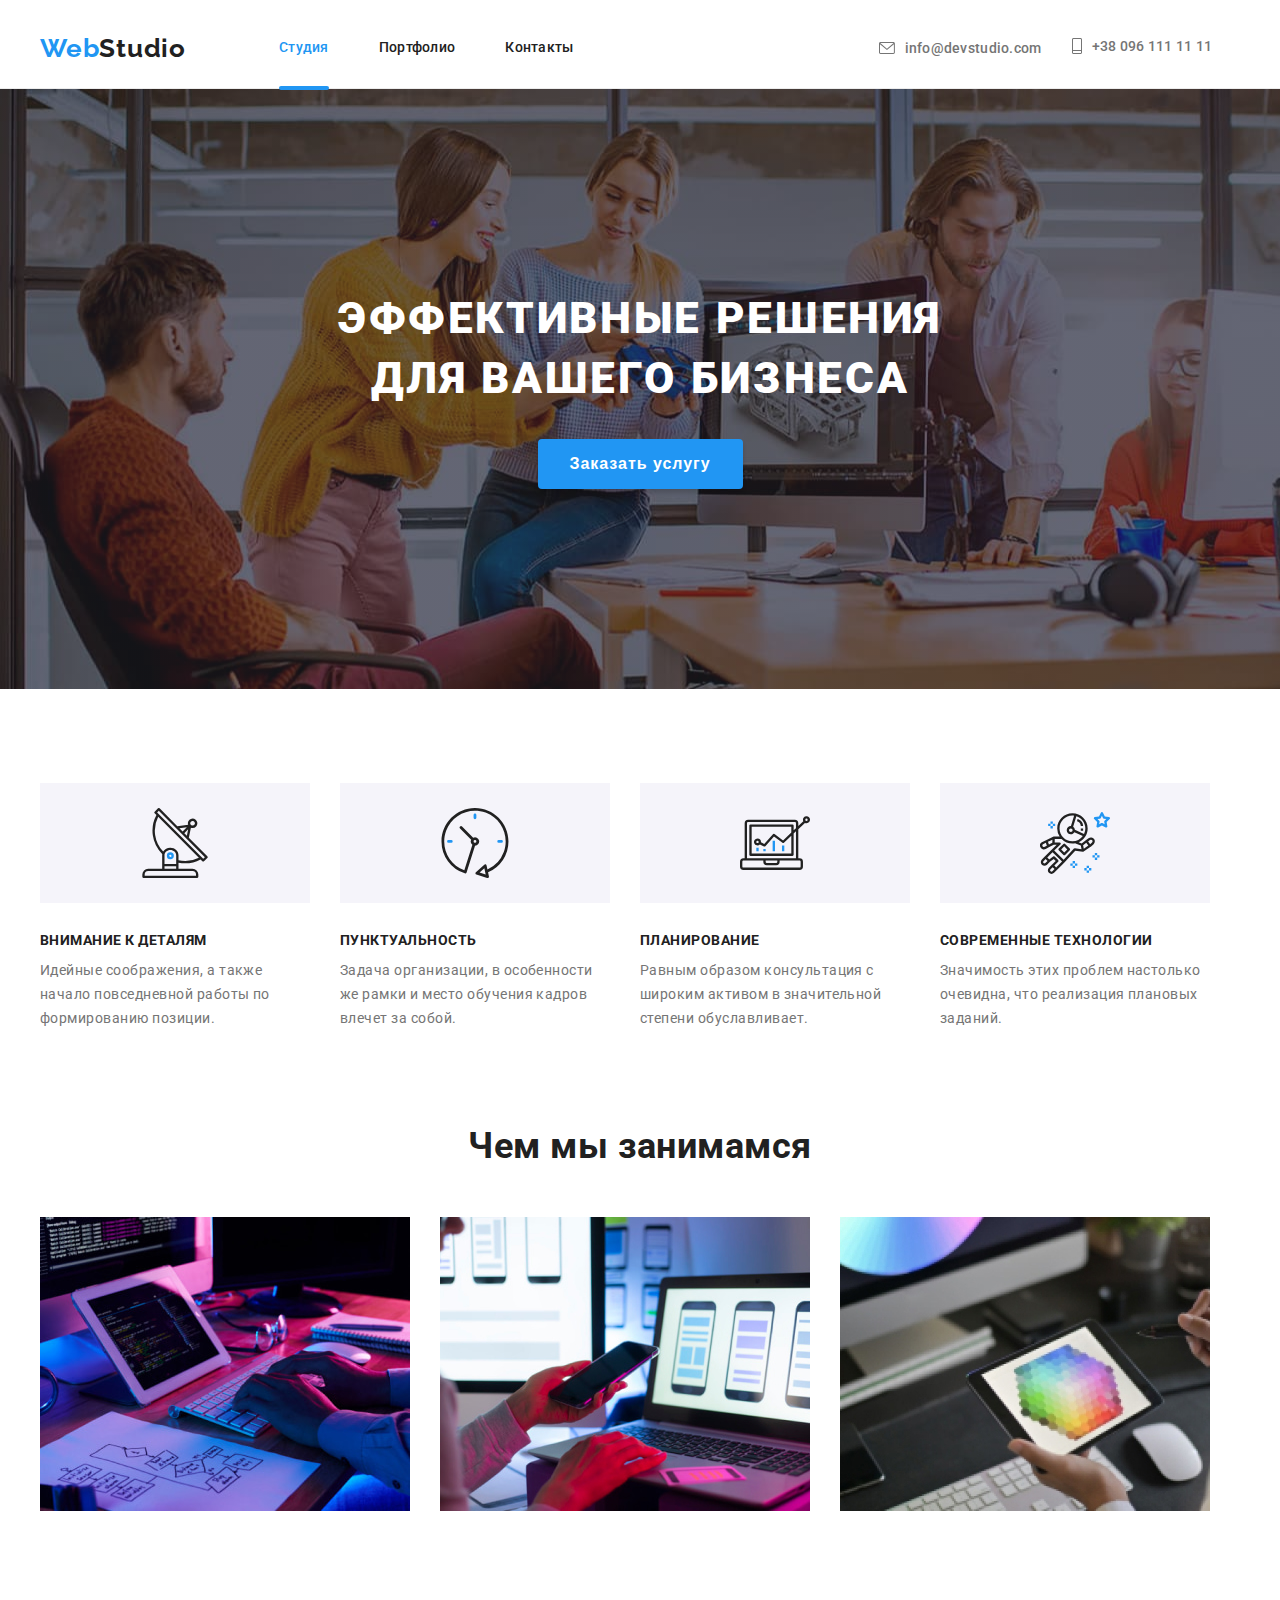
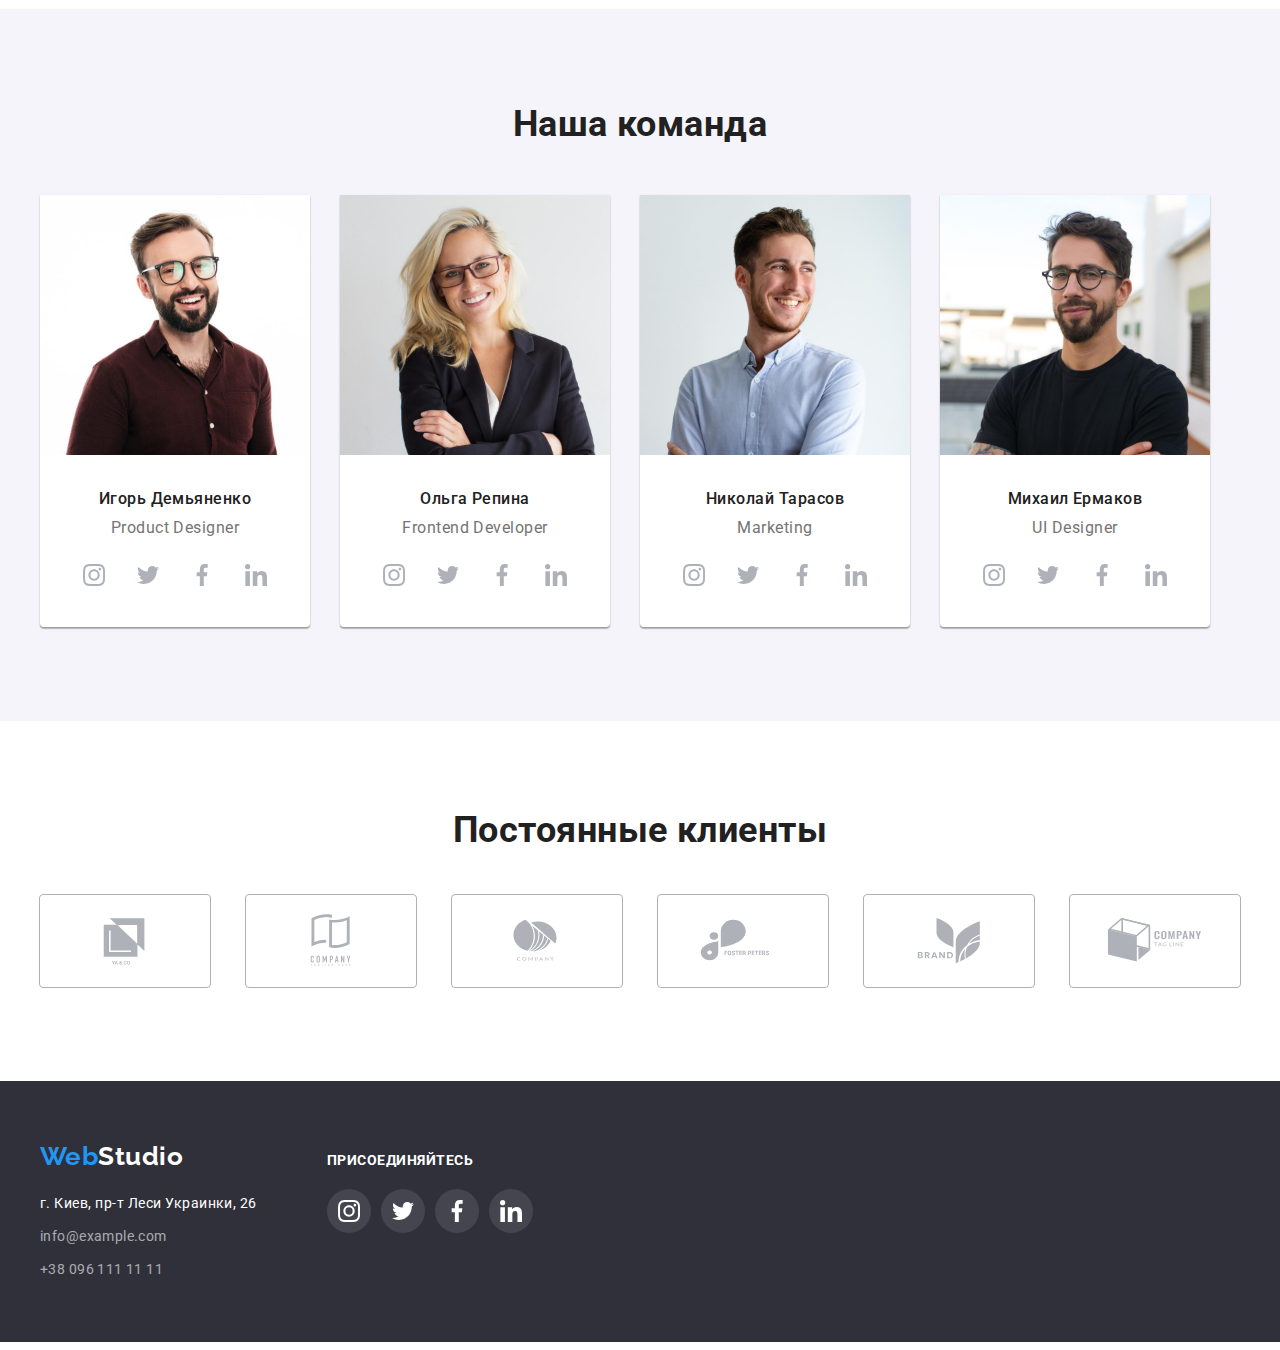
<file: index.html>
<!DOCTYPE html>
<html lang="ru">
  <head>
    <meta charset="UTF-8" />
    <meta http-equiv="X-UA-Compatible" content="IE=edge" />
    <meta name="viewport" content="width=device-width, initial-scale=1.0" />
    <link rel="preconnect" href="https://fonts.googleapis.com" />
    <link rel="preconnect" href="https://fonts.gstatic.com" crossorigin />
    <link
      href="https://fonts.googleapis.com/css2?family=Raleway:wght@700&family=Roboto:wght@400;500;700;900&display=swap"
      rel="stylesheet"
    />
    <link
      rel="stylesheet"
      href="https://cdnjs.cloudflare.com/ajax/libs/modern-normalize/1.1.0/modern-normalize.min.css"
      integrity="sha512-wpPYUAdjBVSE4KJnH1VR1HeZfpl1ub8YT/NKx4PuQ5NmX2tKuGu6U/JRp5y+Y8XG2tV+wKQpNHVUX03MfMFn9Q=="
      crossorigin="anonymous"
      referrerpolicy="no-referrer"
    />
    <link rel="stylesheet" href="./css/styles.css" />
    <title>Document</title>
  </head>
  <body>
    <header>
      <div class="container head-nav">
        <nav class="site-nav">
          <a class="logo" href="./index.html"
            ><span class="logo-web">Web</span>Studio</a
          >
          <ul class="headnav">
            <li class="item"><a class="link active" href="">Студия</a></li>
            <li class="item">
              <a class="link" href="./portfolio.html">Портфолио</a>
            </li>
            <li class="item"><a class="link" href="">Контакты</a></li>
          </ul>
        </nav>

        <ul class="contacts">
          <li class="item">
            <a class="link" href="mailto:info@devstudio.com">
              <svg class="mail-icon" width="16" height="12">
                <use href="./images/icons.svg#mail_icon"></use>
              </svg>
              info@devstudio.com</a
            >
          </li>

          <li class="item">
            <a class="link" href="tel:+380961111111">
              <svg class="tell-icon" width="10" height="16">
                <use href="./images/icons.svg#tell_icon"></use>
              </svg>
              +38 096 111 11 11</a
            >
          </li>
        </ul>
      </div>
    </header>
    <!-- Main -->
    <main>
      <section class="section hero">
        <div class="container">
          <h1 class="hero-title">Эффективные решения для вашего бизнеса</h1>
          <button class="order-button" type="button">Заказать услугу</button>
        </div>
      </section>

      <!-- our principle -->
      <section class="section principle">
        <div class="container">
          <ul class="principle-list">
            <li class="item">
              <div class="icons-box">
                <svg class="icon">
                  <use href="./images/icons.svg#antenna_icon"></use>
                </svg>
              </div>
              <h3 class="title">Внимание к деталям</h3>
              <p class="description">
                Идейные соображения, а также начало повседневной работы по
                формированию позиции.
              </p>
            </li>
            <li class="item">
              <div class="icons-box">
                <svg class="icon">
                  <use href="./images/icons.svg#clock_icon"></use>
                </svg>
              </div>
              <h3 class="title">Пунктуальность</h3>
              <p class="description">
                Задача организации, в особенности же рамки и место обучения
                кадров влечет за собой.
              </p>
            </li>
            <li class="item">
              <div class="icons-box">
                <svg class="icon">
                  <use href="./images/icons.svg#diagram_icon"></use>
                </svg>
              </div>
              <h3 class="title">Планирование</h3>
              <p class="description">
                Равным образом консультация с широким активом в значительной
                степени обуславливает.
              </p>
            </li>
            <li class="item">
              <div class="icons-box">
                <svg class="icon">
                  <use href="./images/icons.svg#starman_icon"></use>
                </svg>
              </div>
              <h3 class="title">Современные технологии</h3>
              <p class="description">
                Значимость этих проблем настолько очевидна, что реализация
                плановых заданий.
              </p>
            </li>
          </ul>
        </div>
      </section>
      <!-- What are we doing -->

      <section class="section we-doing">
        <div class="container">
          <h2 class="we-doing-title">Чем мы занимамся</h2>
          <ul class="we-doing-list">
            <li class="list">
              <img
                class="skils"
                src="./images/box_1.jpg"
                alt="Програмирование"
                width="370"
              />
            </li>
            <li class="list">
              <img
                class="skils"
                src="./images/box_2.jpg"
                alt="Адаптация"
                width="370"
              />
            </li>
            <li class="list">
              <img
                class="skils"
                src="./images/box_3.jpg"
                alt="Дизайн"
                width="370"
              />
            </li>
          </ul>
        </div>
      </section>
      <!-- our team -->

      <section class="section our-team">
        <div class="container">
          <h2 class="title">Наша команда</h2>
          <ul class="our-team-list">
            <li class="item">
              <img
                src="./images/ihor_1.jpg"
                alt="Игорь Демьяненко"
                width="270"
              />
              <div class="worker">
                <h3 class="name">Игорь Демьяненко</h3>
                <p class="position">Product Designer</p>
              </div>
              <div class="social-box">
                <ul class="social-list">
                  <li>
                    <a class="soc-item" href="#">
                      <svg class="soc-icon" width="22" height="22">
                        <use
                          href="./images/icons.svg#instagram_gray_icon"
                        ></use>
                      </svg>
                    </a>
                  </li>
                  <li>
                    <a class="soc-item" href="#">
                      <svg class="soc-icon" width="22" height="22">
                        <use href="./images/icons.svg#twit_gray_icon"></use>
                      </svg>
                    </a>
                  </li>
                  <li>
                    <a class="soc-item" href="#">
                      <svg class="soc-icon" width="22" height="22">
                        <use href="./images/icons.svg#faceb_gray_icon"></use>
                      </svg>
                    </a>
                  </li>
                  <li>
                    <a class="soc-item" href="#">
                      <svg class="soc-icon" width="22" height="22">
                        <use href="./images/icons.svg#linkedin_gray_icon"></use>
                      </svg>
                    </a>
                  </li>
                </ul>
              </div>
            </li>
            <li class="item">
              <img src="./images/olha_2.jpg" alt="Ольга Репина" width="270" />
              <div class="worker">
                <h3 class="name">Ольга Репина</h3>
                <p class="position">Frontend Developer</p>
              </div>
              <div class="social-box">
                <ul class="social-list">
                  <li>
                    <a class="soc-item" href="#">
                      <svg class="soc-icon" width="22" height="22">
                        <use
                          href="./images/icons.svg#instagram_gray_icon"
                        ></use>
                      </svg>
                    </a>
                  </li>
                  <li>
                    <a class="soc-item" href="#">
                      <svg class="soc-icon" width="22" height="22">
                        <use href="./images/icons.svg#twit_gray_icon"></use>
                      </svg>
                    </a>
                  </li>
                  <li>
                    <a class="soc-item" href="#">
                      <svg class="soc-icon" width="22" height="22">
                        <use href="./images/icons.svg#faceb_gray_icon"></use>
                      </svg>
                    </a>
                  </li>
                  <li>
                    <a class="soc-item" href="#">
                      <svg class="soc-icon" width="22" height="22">
                        <use href="./images/icons.svg#linkedin_gray_icon"></use>
                      </svg>
                    </a>
                  </li>
                </ul>
              </div>
            </li>
            <li class="item">
              <img
                src="./images/nykolay_3.jpg"
                alt="Николай Тарасов"
                width="270"
              />
              <div class="worker">
                <h3 class="name">Николай Тарасов</h3>
                <p class="position">Marketing</p>
              </div>
              <div class="social-box">
                <ul class="social-list">
                  <li>
                    <a class="soc-item" href="#">
                      <svg class="soc-icon" width="22" height="22">
                        <use
                          href="./images/icons.svg#instagram_gray_icon"
                        ></use>
                      </svg>
                    </a>
                  </li>
                  <li>
                    <a class="soc-item" href="#">
                      <svg class="soc-icon" width="22" height="22">
                        <use href="./images/icons.svg#twit_gray_icon"></use>
                      </svg>
                    </a>
                  </li>
                  <li>
                    <a class="soc-item" href="#">
                      <svg class="soc-icon" width="22" height="22">
                        <use href="./images/icons.svg#faceb_gray_icon"></use>
                      </svg>
                    </a>
                  </li>
                  <li>
                    <a class="soc-item" href="#">
                      <svg class="soc-icon" width="22" height="22">
                        <use href="./images/icons.svg#linkedin_gray_icon"></use>
                      </svg>
                    </a>
                  </li>
                </ul>
              </div>
            </li>
            <li class="item">
              <img
                src="./images/mykhail_4.jpg"
                alt="Михаил Ермаков"
                width="270"
              />
              <div class="worker">
                <h3 class="name">Михаил Ермаков</h3>
                <p class="position">UI Designer</p>
              </div>
              <div class="social-box">
                <ul class="social-list">
                  <li>
                    <a class="soc-item" href="#">
                      <svg class="soc-icon" width="22" height="22">
                        <use
                          href="./images/icons.svg#instagram_gray_icon"
                        ></use>
                      </svg>
                    </a>
                  </li>
                  <li>
                    <a class="soc-item" href="#">
                      <svg class="soc-icon" width="22" height="22">
                        <use href="./images/icons.svg#twit_gray_icon"></use>
                      </svg>
                    </a>
                  </li>
                  <li>
                    <a class="soc-item" href="#">
                      <svg class="soc-icon" width="22" height="22">
                        <use href="./images/icons.svg#faceb_gray_icon"></use>
                      </svg>
                    </a>
                  </li>
                  <li>
                    <a class="soc-item" href="#">
                      <svg class="soc-icon" width="22" height="22">
                        <use href="./images/icons.svg#linkedin_gray_icon"></use>
                      </svg>
                    </a>
                  </li>
                </ul>
              </div>
            </li>
          </ul>
        </div>
      </section>
      <!-- OUR CLIENTS -->
      <section class="section our-client">
        <div class="container">
          <h2 class="title">Постоянные клиенты</h2>
          <div class="clients">
            <ul class="clients-list">
              <li class="item">
                <a href="#" class="client-icon">
                  <svg class="icon" width="106" height="60">
                    <use href="./images/icons.svg#yaco_icon"></use>
                  </svg>
                </a>
              </li>
              <li class="item">
                <a href="#" class="client-icon">
                  <svg class="icon" width="106" height="60">
                    <use href="./images/icons.svg#company_tagline_icon"></use>
                  </svg>
                </a>
              </li>
              <li class="item">
                <a href="#" class="client-icon">
                  <svg class="icon" width="106" height="60">
                    <use href="./images/icons.svg#company_icon"></use>
                  </svg>
                </a>
              </li>
              <li class="item">
                <a href="#" class="client-icon">
                  <svg class="icon" width="106" height="60">
                    <use href="./images/icons.svg#forest_peters_icon"></use>
                  </svg>
                </a>
              </li>
              <li class="item">
                <a href="#" class="client-icon">
                  <svg class="icon" width="106" height="60">
                    <use href="./images/icons.svg#brands_icon"></use>
                  </svg>
                </a>
              </li>
              <li class="item">
                <a href="#" class="client-icon">
                  <svg class="icon" width="106" height="60">
                    <use href="./images/icons.svg#company_tag_line_icon"></use>
                  </svg>
                </a>
              </li>
            </ul>
          </div>
        </div>
      </section>
    </main>
    <!-- Подвал -->

    <footer>
      <div class="container footer">
        <div class="footer-info">
          <a class="footer-logo" href="./index.html"
            ><span class="logo-web">Web</span>Studio</a
          >

          <ul class="contacts-footer">
            <address class="address">г. Киев, пр-т Леси Украинки, 26</address>
            <li class="item">
              <a class="link" href="mailto:info@example.com"
                >info@example.com</a
              >
            </li>
            <li class="item">
              <a class="link" href="tel:+380961111111">+38 096 111 11 11</a>
            </li>
          </ul>
        </div>
        <div class="joing">
          <h2 class="joing-title">присоединяйтесь</h2>
          <div class="joing-soc">
            <ul class="joing-list">
              <li class="joing-item">
                <a class="soc-item-footer" href="#">
                  <svg class="joing-icon" width="22" height="22">
                    <use href="./images/icons.svg#instagram_gray_icon"></use>
                  </svg>
                </a>
              </li>
              <li class="joing-item">
                <a class="soc-item-footer" href="#">
                  <svg class="joing-icon" width="22" height="22">
                    <use href="./images/icons.svg#twit_gray_icon"></use>
                  </svg>
                </a>
              </li>
              <li class="joing-item">
                <a class="soc-item-footer" href="#">
                  <svg class="joing-icon" width="22" height="22">
                    <use href="./images/icons.svg#faceb_gray_icon"></use>
                  </svg>
                </a>
              </li>
              <li class="joing-item">
                <a class="soc-item-footer" href="#">
                  <svg class="joing-icon" width="22" height="22">
                    <use href="./images/icons.svg#linkedin_gray_icon"></use>
                  </svg>
                </a>
              </li>
            </ul>
          </div>
        </div>
      </div>
    </footer>
  </body>
</html>
</file>
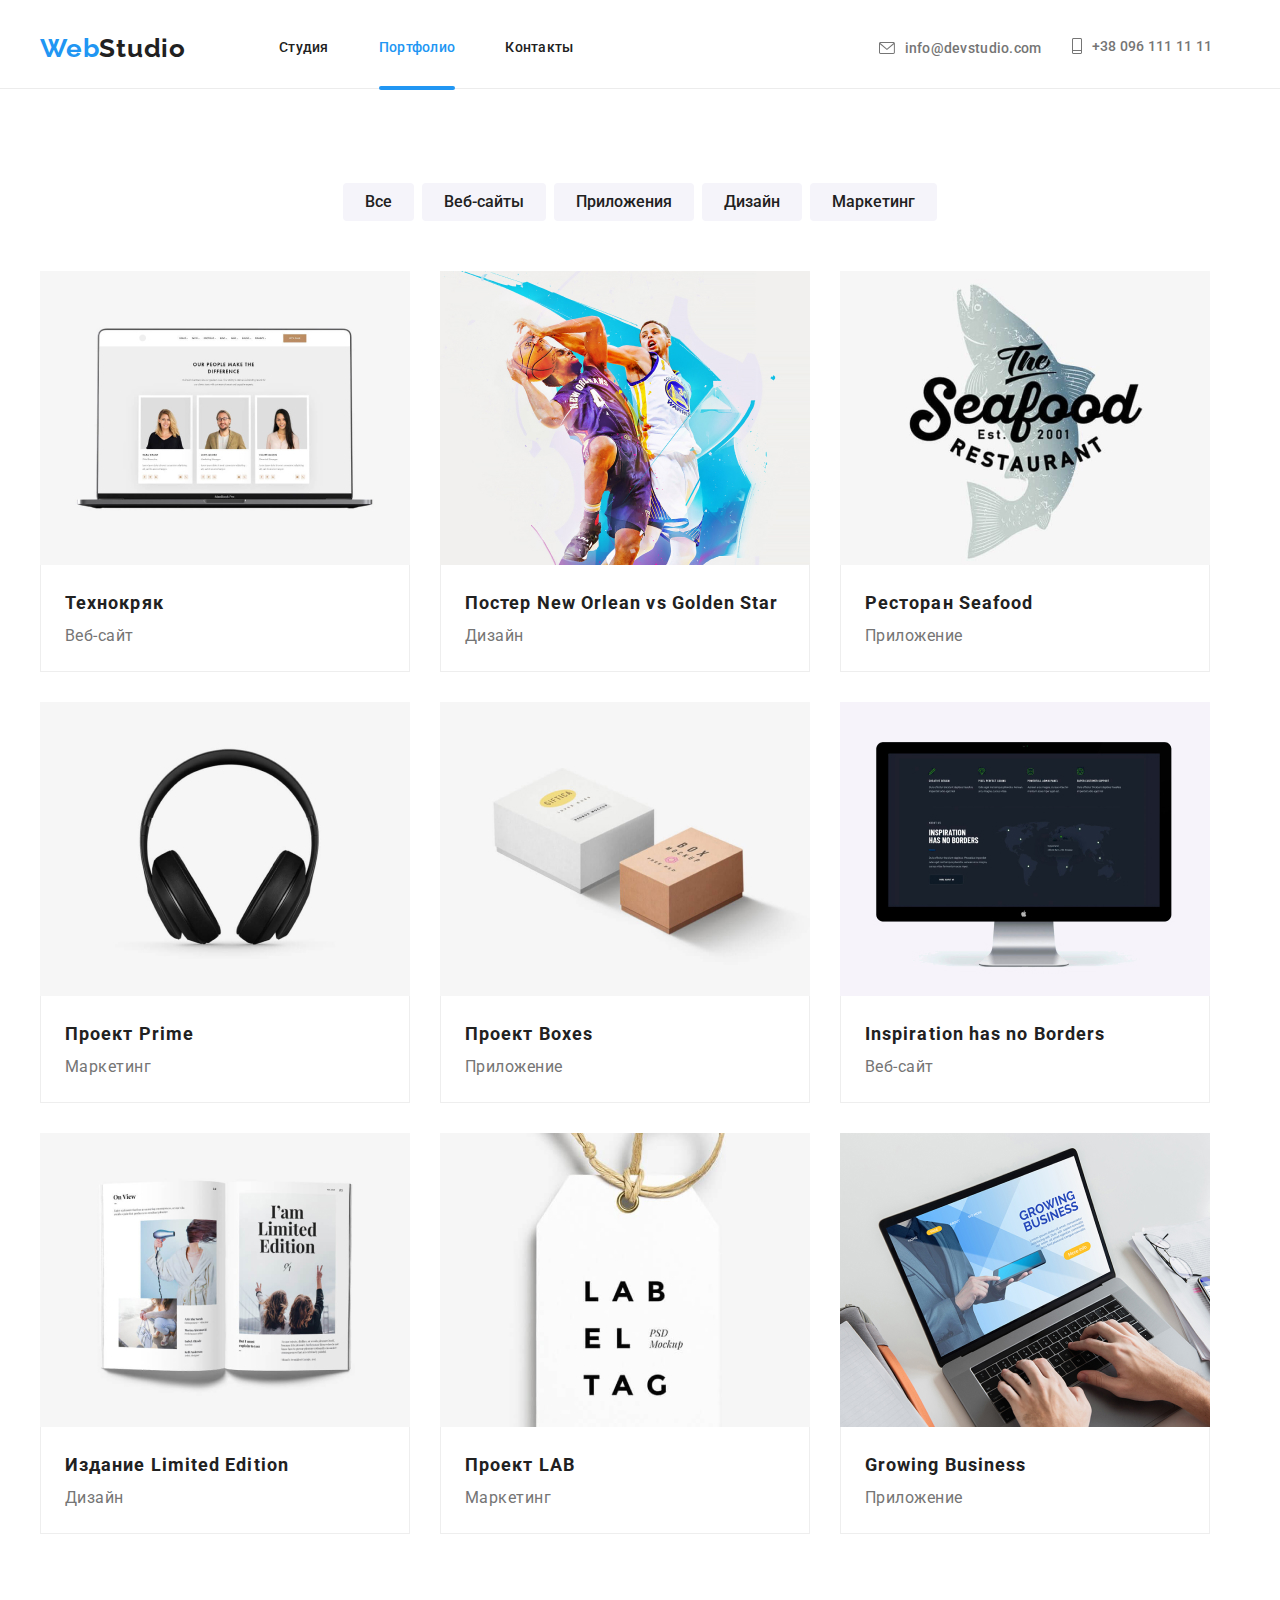
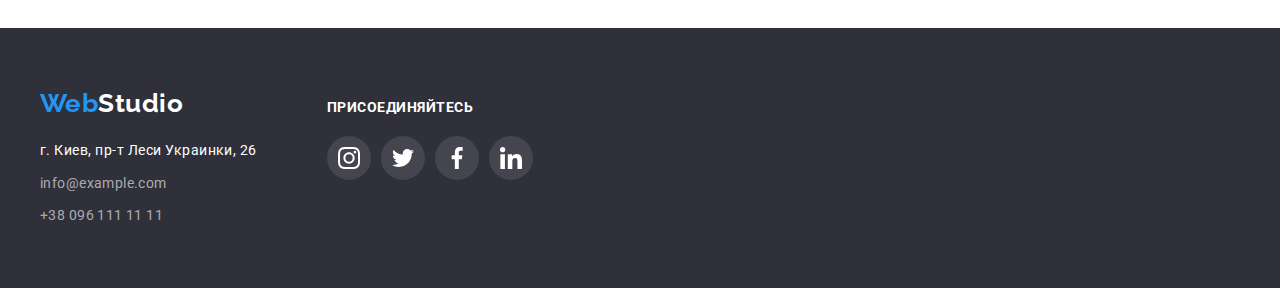
<file: portfolio.html>
<!DOCTYPE html>
<html lang="ru">
  <head>
    <meta charset="UTF-8" />
    <meta http-equiv="X-UA-Compatible" content="IE=edge" />
    <meta name="viewport" content="width=device-width, initial-scale=1.0" />
    <link rel="preconnect" href="https://fonts.googleapis.com" />
    <link rel="preconnect" href="https://fonts.gstatic.com" crossorigin />
    <link
      href="https://fonts.googleapis.com/css2?family=Raleway:wght@700&family=Roboto:wght@400;500;700;900&display=swap"
      rel="stylesheet"
    />
    <link
      rel="stylesheet"
      href="https://cdnjs.cloudflare.com/ajax/libs/modern-normalize/1.1.0/modern-normalize.min.css"
      integrity="sha512-wpPYUAdjBVSE4KJnH1VR1HeZfpl1ub8YT/NKx4PuQ5NmX2tKuGu6U/JRp5y+Y8XG2tV+wKQpNHVUX03MfMFn9Q=="
      crossorigin="anonymous"
      referrerpolicy="no-referrer"
    />
    <link rel="stylesheet" href="./css/styles.css" />
    <title>Document</title>
  </head>
  <body>
    <header>
      <div class="container head-nav">
        <nav class="site-nav">
          <a class="logo" href="./index.html"
            ><span class="logo-web">Web</span>Studio</a
          >
          <ul class="headnav">
            <li class="item"><a class="link" href="./index.html">Студия</a></li>
            <li class="item">
              <a class="link active" href="">Портфолио</a>
            </li>
            <li class="item"><a class="link" href="">Контакты</a></li>
          </ul>
        </nav>

        <ul class="contacts">
          <li class="item">
            <a class="link" href="mailto:info@devstudio.com">
              <svg class="mail-icon" width="16" height="12">
                <use href="./images/icons.svg#mail_icon"></use>
              </svg>
              info@devstudio.com</a
            >
          </li>

          <li class="item">
            <a class="link" href="tel:+380961111111">
              <svg class="tell-icon" width="10" height="16">
                <use href="./images/icons.svg#tell_icon"></use>
              </svg>
              +38 096 111 11 11</a
            >
          </li>
        </ul>
      </div>
    </header>

    <main>
      <section class="section">
        <!-- <h1>Portfolio</h1> -->
        <div class="container">
          <ul class="portfolio-categoris">
            <li class="item">
              <button class="button" type="button">Все</button>
            </li>
            <li class="item">
              <button class="button" type="button">Веб-сайты</button>
            </li>
            <li class="item">
              <button class="button" type="button">Приложения</button>
            </li>
            <li class="item">
              <button class="button" type="button">Дизайн</button>
            </li>
            <li class="item">
              <button class="button" type="button">Маркетинг</button>
            </li>
          </ul>
          <ul class="portfolio">
            <li class="item">
             <a class="portfolio-link" href=""> <img
                class="poster"
                src="./images/portfolio/1_techcrak.jpg"
                alt="techcrak"
                width="370"
              />
              <div class="border">
                <h2 class="title">Технокряк</h2>
                <p class="type">Веб-сайт</p>
              </div>
            </li></a>
            <li class="item">
              <a class="portfolio-link" href=""><img
                class="poster"
                src="./images/portfolio/2_new_orlean.jpg"
                alt="Постер New Orlean vs Golden Star"
                width="370"
              />
              <div class="border">
                <h2 class="title">Постер New Orlean vs Golden Star</h2>

                <p class="type">Дизайн</p>
              </div>
            </li></a>
            <li class="item">
             <a class="portfolio-link" href=""> <img
                class="poster"
                src="./images/portfolio/3_seafood.jpg"
                alt="Ресторан Seafood"
                width="370"
              />
              <div class="border">
                <h2 class="title">Ресторан Seafood</h2>
                <p class="type">Приложение</p>
              </div>
            </li></a>
            <li class="item">
             <a class="portfolio-link" href=""> <img
                class="poster"
                src="./images/portfolio/4_prime.jpg"
                alt="Проект Prime"
                width="370"
              />
              <div class="border">
                <h2 class="title">Проект Prime</h2>
                <p class="type">Маркетинг</p>
              </div>
            </li></a>
            <li class="item">
             <a class="portfolio-link" href=""> <img
                class="poster"
                src="./images/portfolio/5_boxes.jpg"
                alt="Проект Boxes"
                width="370"
              />
              <div class="border">
                <h2 class="title">Проект Boxes</h2>
                <p class="type">Приложение</p>
              </div>
            </li></a>
            <li class="item">
             <a class="portfolio-link" href=""><img
                class="poster"
                src="./images/portfolio/6_inspiration.jpg"
                alt="Inspiration has no Borders"
                width="370"
              />
              <div class="border">
                <h2 class="title">Inspiration has no Borders</h2>
                <p class="type">Веб-сайт</p>
              </div>
            </li></a> 
            <li class="item">
              <a class="portfolio-link" href=""><img
                class="poster"
                src="./images/portfolio/7_limited_edition.jpg"
                alt="Издание Limited Edition"
                width="370"
              />
              <div class="border">
                <h2 class="title">Издание Limited Edition</h2>
                <p class="type">Дизайн</p>
              </div>
            </li></a>
            <li class="item">
              <a class="portfolio-link" href=""><img
                class="poster"
                src="./images/portfolio/8_lab.jpg"
                alt="Проект LAB"
                width="370"
              />
              <div class="border">
                <h2 class="title">Проект LAB</h2>
                <p class="type">Маркетинг</p>
              </div>
            </li></a>
            <li class="item">
              <a class="portfolio-link" href=""><img
                class="poster"
                src="./images/portfolio/9_growing_business.jpg"
                alt="Growing Business"
                width="370"
              />
              <div class="border">
                <h2 class="title">Growing Business</h2>
                <p class="type">Приложение</p>
              </div>
            </li></a>
          </ul>
        </div>
      </section>
    </main>

    <footer>
      <div class="container footer">
        <div class="footer-info">
          <a class="footer-logo" href="./index.html"
            ><span class="logo-web">Web</span>Studio</a
          >

          <ul class="contacts-footer">
            <address class="address">г. Киев, пр-т Леси Украинки, 26</address>
            <li class="item">
              <a class="link" href="mailto:info@example.com"
                >info@example.com</a
              >
            </li>
            <li class="item">
              <a class="link" href="tel:+380961111111">+38 096 111 11 11</a>
            </li>
          </ul>
        </div>
        <div class="joing">
          <h2 class="joing-title">присоединяйтесь</h2>
          <div class="joing-soc">
            <ul class="joing-list">
              <li class="joing-item">
                <a class="soc-item-footer" href="#">
                  <svg class="joing-icon" width="22" height="22">
                    <use href="./images/icons.svg#instagram_gray_icon"></use>
                  </svg>
                </a>
              </li>
              <li class="joing-item">
                <a class="soc-item-footer" href="#">
                  <svg class="joing-icon" width="22" height="22">
                    <use href="./images/icons.svg#twit_gray_icon"></use>
                  </svg>
                </a>
              </li>
              <li class="joing-item">
                <a class="soc-item-footer" href="#">
                  <svg class="joing-icon" width="22" height="22">
                    <use href="./images/icons.svg#faceb_gray_icon"></use>
                  </svg>
                </a>
              </li>
              <li class="joing-item">
                <a class="soc-item-footer" href="#">
                  <svg class="joing-icon" width="22" height="22">
                    <use href="./images/icons.svg#linkedin_gray_icon"></use>
                  </svg>
                </a>
              </li>
            </ul>
          </div>
        </div>
      </div>
    </footer>
  </body>
</html>
</file>
<file: css/styles.css>
:root {
  --main-text-color: #212121;
  --complementary-color: #757575;
  --second-complementary-color: #ffffff;
  --activity-text-color: #2196f3;
  --main-background-color: #ffffff;
  --complementary-backgraund-color: #2f303a;
}
body {
  color: var(--main-text-color);
  background-color: var(--main-background-color);
  /* max-width: 1600px; */
  font-family: Roboto, sans-serif;
  letter-spacing: 0.03em;
  margin-left: auto;
  margin-right: auto;
}
a {
  text-decoration: none;
}
h1,
h2,
h3,
h4,
p {
  margin: 0;
  padding: 0;
}
ul {
  list-style: none;
  margin: 0;
  padding: 0;
}
.container {
  width: 1200px;
  margin-left: auto;
  margin-right: auto;
  padding-left: 15px;
  padding-right: 15px;
}
.logo {
  color: var(--main-text-color);
  text-decoration: none;

  font-family: Raleway;

  font-weight: bold;
  font-size: 26px;
  line-height: 1.19;

  letter-spacing: 0.03em;

  margin-right: 93px;
}
.logo:focus {
  color: var(--activity-text-color);
}
.logo-web {
  color: var(--activity-text-color);
}
/* Site Nav */
header {
  border-bottom: 1px solid #ececec;
}
.head-nav {
  height: 80px;
  display: flex;

  align-items: center;
}
.headnav {
  display: flex;
  margin-right: 305px;
}
.headnav .item:not(:last-child) {
  margin-right: 50px;
}
.site-nav .link {
  color: var(--main-text-color);
  text-decoration: none;
  padding-top: 30px;
  padding-bottom: 30px;
  font-weight: 500;
  font-size: 14px;
  line-height: 1.14;
  letter-spacing: 0.02em;
}
.site-nav .active {
  color: var(--activity-text-color);
}
.active::after {
  content: "";
  display: block;
  position: relative;
  top: 30px;
  bottom: auto;
  width: 100%;
  height: 4px;
  background-color: var(--activity-text-color);
  border-radius: 4px;
}
.site-nav {
  display: flex;
  align-items: center;
}

.site-nav .link:hover {
  color: var(--activity-text-color);
}

.site-nav .link:focus {
  color: var(--activity-text-color);
}
.contacts {
  display: flex;
  align-items: center;
}
.contacts .link {
  color: var(--complementary-color);
  text-decoration: none;
  display: inline-flex;
  font-weight: 500;
  font-size: 14px;
  line-height: 1, 14px;
  letter-spacing: 0.02em;
  align-items: center;
}
.contacts .link:hover .mail-icon,
.contacts .link:focus .mail-icon {
  fill: var(--activity-text-color);
}
.contacts .link:hover .tell-icon,
.contacts .link:focus .tell-icon {
  fill: var(--activity-text-color);
}
.contacts .link:hover {
  color: var(--activity-text-color);
}

.contacts .link:focus {
  color: var(--activity-text-color);
}
.contacts .item + .item {
  margin-left: 30px;
}

.mail-icon {
  margin-right: 10px;
  fill: #757575;
}
.tell-icon {
  margin-right: 10px;
  fill: #757575;
}

/* Hero */

.section {
  padding-top: 94px;
  padding-bottom: 94px;
}

.hero {
  display: block;
  max-width: 1600px;
  text-align: center;
  /* width: 1600px;
  height: 600px; */
  margin-left: auto;
  margin-right: auto;
  padding-top: 200px;
  padding-bottom: 200px;
  background-image: linear-gradient(
      rgba(47, 48, 58, 0.4),
      rgba(47, 48, 58, 0.4)
    ),
    url(../images/bg_img.jpg);
  background-color: var(--complementary-backgraund-color);
  background-repeat: no-repeat;
}

.hero-title {
  color: var(--second-complementary-color);

  font-weight: 900;
  font-size: 44px;
  line-height: 1.36;

  letter-spacing: 0.06em;
  text-transform: uppercase;
  max-width: 696px;
  margin-left: auto;
  margin-right: auto;
  margin-bottom: 30px;
}

.order-button {
  background: var(--activity-text-color);
  color: var(--second-complementary-color);
  cursor: pointer;

  font-weight: bold;
  font-size: 16px;
  line-height: 1.88;
  text-align: center;
  letter-spacing: 0.06em;
  padding: 10px 32px 10px 32px;
  box-shadow: 0px 4px 4px rgba(0, 0, 0, 0.15);
  border: 0px;
  border-radius: 4px;
}
/* principle */
.principle {
  padding-bottom: 0;
}
.principle-list .item {
  width: 270px;
  display: block;
}
.principle-list .item + .item {
  margin-left: 30px;
}

.principle-list {
  color: var(--complementary-color);

  font-size: 14px;
  line-height: 1.71;

  display: flex;
}
.principle-list .title {
  color: var(--main-text-color);

  font-weight: bold;
  font-size: 14px;
  line-height: 1.14;
  text-transform: uppercase;
  margin-bottom: 10px;
}

.icons-box {
  display: flex;
  height: 120px;
  margin-bottom: 30px;
  align-items: center;
  justify-content: center;
  background-color: #f5f4fa;
}
.icons-box .icon {
  width: 70px;
  height: 70px;
  align-items: center;
}
/* .principle-list .item::before {
  content: "";
  display: block;
  height: 120px;
  background-color: #f5f4fa;
  background-position: center;

  background-repeat: no-repeat;
  margin-bottom: 30px;
}
.principle-list .item:nth-child(1)::before {
  background-image: url(../images/svg/item_anten.svg);
}
.principle-list .item:nth-child(2)::before {
  background-image: url(../images/svg/item_clock.svg);
}
.principle-list .item:nth-child(3)::before {
  background-image: url(../images/svg/item_diagrm.svg);
}
.principle-list .item:nth-child(4)::before {
  background-image: url(../images/svg/item_starman.svg);
} */

/* <!-- What are we doing --> */

.we-doing-title {
  color: var(--main-text-color);

  font-weight: bold;
  font-size: 36px;
  line-height: 1.17;
  text-align: center;
  margin-bottom: 50px;
}
.we-doing-list {
  display: flex;
}
.we-doing-list .list + .list {
  margin-left: 30px;
}
.skils {
}

/* Our team */
.our-team-list .item {
  width: 270px;
  background-color: white;
  box-shadow: 0px 1px 3px rgba(0, 0, 0, 0.12), 0px 1px 1px rgba(0, 0, 0, 0.14),
    0px 2px 1px rgba(0, 0, 0, 0.2);
  border-radius: 0px 0px 4px 4px;
}

.our-team {
  background: #f5f4fa;
}

.our-team-list {
  display: flex;
}
.our-team-list .item + .item {
  margin-left: 30px;
}
.our-team .title {
  color: var(--main-text-color);

  font-weight: bold;
  font-size: 36px;
  line-height: 1.17;
  text-align: center;
  margin-bottom: 50px;
}

.our-team .name {
  color: var(--main-text-color);

  font-weight: 500;
  font-size: 16px;
  line-height: 1.19;
  /* padding-top: 30px; */
  margin-bottom: 10px;
  text-align: center;
}

.our-team .position {
  color: var(--complementary-color);

  font-size: 16px;
  line-height: 1.19;
  text-align: center;
  /* padding-bottom: 30px; */
}
.worker {
  text-align: center;
  /* padding-bottom: 30px; */
  padding-top: 30px;
}
.social-box {
  margin-top: 16px;
  margin-right: 32px;
  margin-bottom: 30px;
  margin-left: 32px;
}
.social-list {
  display: flex;
  justify-content: space-between;
}

.soc-item {
  display: inline-flex;
  background-color: white;
  border-radius: 50%;
  padding: 0;
  margin: 0;
  width: 44px;
  height: 44px;
  align-items: center;
  justify-content: center;
}
.soc-item:hover {
  background-color: var(--activity-text-color);
}
.soc-item:hover .soc-icon {
  fill: white;
}
.soc-item:focus {
  background-color: var(--activity-text-color);
}
.soc-item:focus .soc-icon {
  fill: white;
}
.soc-icon {
  /* width: 22px;
  height: 22px; */
  fill: #afb1b8;
}
/* .soc-icon:hover {
  fill: white;
} */

/* ==========OUR CLIENT=================== */

.our-client .title {
  font-weight: bold;
  font-size: 36px;
  line-height: 0.85;
  text-align: center;
  margin-bottom: 50px;
}

.clients {
}
.clients-list {
  display: flex;
  justify-content: space-between;
}
.clients-list .item {
  display: flex;
  width: 170px;
  height: 92px;
  /* margin-bottom: 30px; */
  align-items: center;
  justify-content: center;
}
.client-icon {
  display: inline-flex;

  align-items: center;
  justify-content: center;
  padding: 16px 32px;
  fill: #afb1b8;
  border: 1px solid #afb1b8;
  border-radius: 4px;
}
.clients-list .item:hover {
  border-color: var(--activity-text-color);
}
.clients-list .item:focus {
  border-color: var(--activity-text-color);
}
.client-icon:hover {
  fill: var(--activity-text-color);
  border-color: var(--activity-text-color);
}
.client-icon:focus {
  fill: var(--activity-text-color);
  border-color: var(--activity-text-color);
}

/* Подвал */
footer {
  background-color: var(--complementary-backgraund-color);
  padding-top: 60px;
  padding-bottom: 60px;
  display: flex;
}
.footer {
  /* width: 1600px; */
  margin-left: auto;
  margin-right: auto;
  display: flex;

  /* padding-left: 215px; */
}
.footer-logo {
  display: inline-block;
  color: var(--second-complementary-color);
  text-decoration: none;

  font-family: Raleway;
  font-weight: bold;
  font-size: 26px;
  line-height: 1.19;
  /* margin-top: 60px; */
  margin-bottom: 20px;
}
.footer-logo:focus {
  color: var(--activity-text-color);
}
.footer .address {
  color: var(--second-complementary-color);
  text-decoration: none;

  font-style: normal;
  font-size: 14px;
  line-height: 1.71;
}

.footer .link {
  color: rgba(255, 255, 255, 0.6);
  text-decoration: none;

  font-size: 14px;
  line-height: 1.71;

  letter-spacing: 0.03em;
}
.footer .link:hover {
  color: var(--activity-text-color);
}
.footer .link:focus {
  color: var(--activity-text-color);
}
.contacts-footer {
  /* display: inline-block; */
  /* margin-bottom: 50px; */
}
.contacts-footer .address {
  margin-bottom: 9px;
}
.contacts-footer .item + .item {
  margin-top: 9px;
}
.address {
  margin-bottom: 9px;
}

/* ==============Присоединяйтесь============== */
.joing {
  display: block;
  margin-left: 70px;
  margin-top: 12px;
  width: 206px;
}
.joing-title {
  margin-bottom: 20px;

  font-weight: bold;
  font-size: 14px;
  line-height: 1.14;

  text-transform: uppercase;

  color: #ffffff;
}
.joing-list {
  display: flex;
  justify-content: space-between;
}
.joing-icon {
  fill: white;
}
.soc-item-footer {
  display: inline-flex;
  background-color: #44454e;
  border-radius: 50%;
  padding: 0;
  margin: 0;
  width: 44px;
  height: 44px;
  align-items: center;
  justify-content: center;
}
.soc-item-footer:hover {
  background-color: var(--activity-text-color);
}
.soc-item-footer:focus {
  background-color: var(--activity-text-color);
}

/* POrtfolio */

/* категории  */

.portfolio-categoris {
  margin-bottom: 50px;
  display: flex;
  justify-content: center;
}
.portfolio-categoris .item + .item {
  margin-left: 8px;
}

.portfolio-categoris .button {
  color: var(--main-text-color);
  background-color: #f5f4fa;
  cursor: pointer;
  font-family: Roboto;

  font-weight: 500;
  font-size: 16px;
  line-height: 1.62;
  text-align: center;
  padding: 6px 22px 6px 22px;

  border: 0px;

  border-radius: 4px;
}
.portfolio-categoris .button:hover {
  color: var(--second-complementary-color);
  background-color: var(--activity-text-color);
  box-shadow: 0px 3px 1px rgba(0, 0, 0, 0.1), 0px 1px 2px rgba(0, 0, 0, 0.08),
    0px 2px 2px rgba(0, 0, 0, 0.12);
}
.portfolio-categoris .button:focus {
  color: var(--second-complementary-color);
  background-color: var(--activity-text-color);
  box-shadow: 0px 3px 1px rgba(0, 0, 0, 0.1), 0px 1px 2px rgba(0, 0, 0, 0.08),
    0px 2px 2px rgba(0, 0, 0, 0.12);
}

/* работы */
.poster {
  display: block;
}

.portfolio {
  display: flex;
  flex-wrap: wrap;
}

.portfolio .item {
  margin-right: 30px;
  margin-bottom: 30px;
}
.portfolio .item:nth-child(3n) {
  margin-right: 0;
}
.portfolio .item:nth-last-child(-n + 3) {
  margin-bottom: 0;
}

/* .portfolio .link {
  text-decoration: none;
} */

.portfolio .title {
  color: var(--main-text-color);

  font-weight: bold;
  font-size: 18px;
  line-height: 2;
  letter-spacing: 0.06em;
  /* padding-top: 20px;
  padding-left: 24px;
  padding-bottom: 4px; */
}

.portfolio .type {
  color: var(--complementary-color);

  font-size: 16px;
  line-height: 1.87;
  /* padding-left: 24px;
  padding-bottom: 20px; */
}
.border {
  border-left: 1px solid #eeeeee;
  border-bottom: 1px solid #eeeeee;
  border-right: 1px solid #eeeeee;
  padding-left: 24px;
  padding-top: 20px;
  padding-bottom: 20px;
}
.portfolio-link {
  display: inline-block;
}
.portfolio-link:hover {
  box-shadow: 0px 1px 1px rgba(0, 0, 0, 0.12), 0px 4px 4px rgba(0, 0, 0, 0.06),
    1px 4px 6px rgba(0, 0, 0, 0.16);
}
</file>
